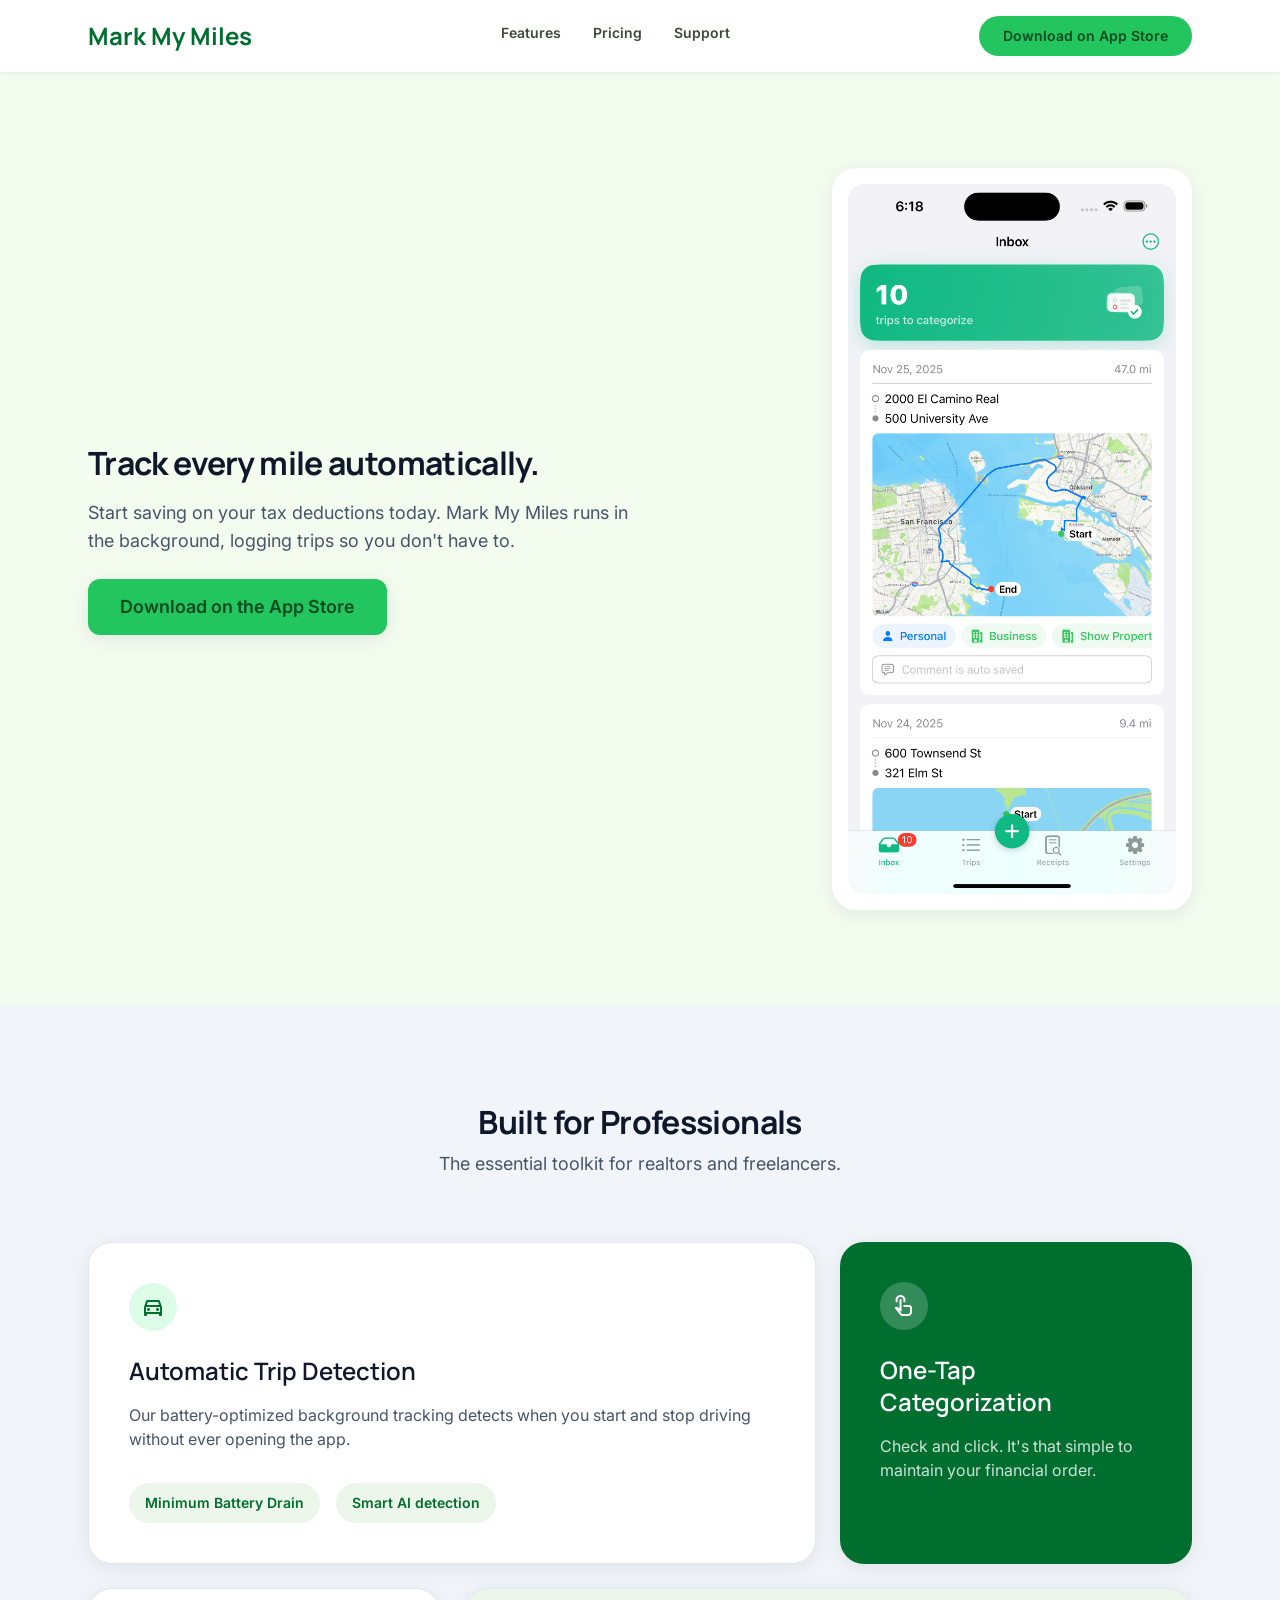
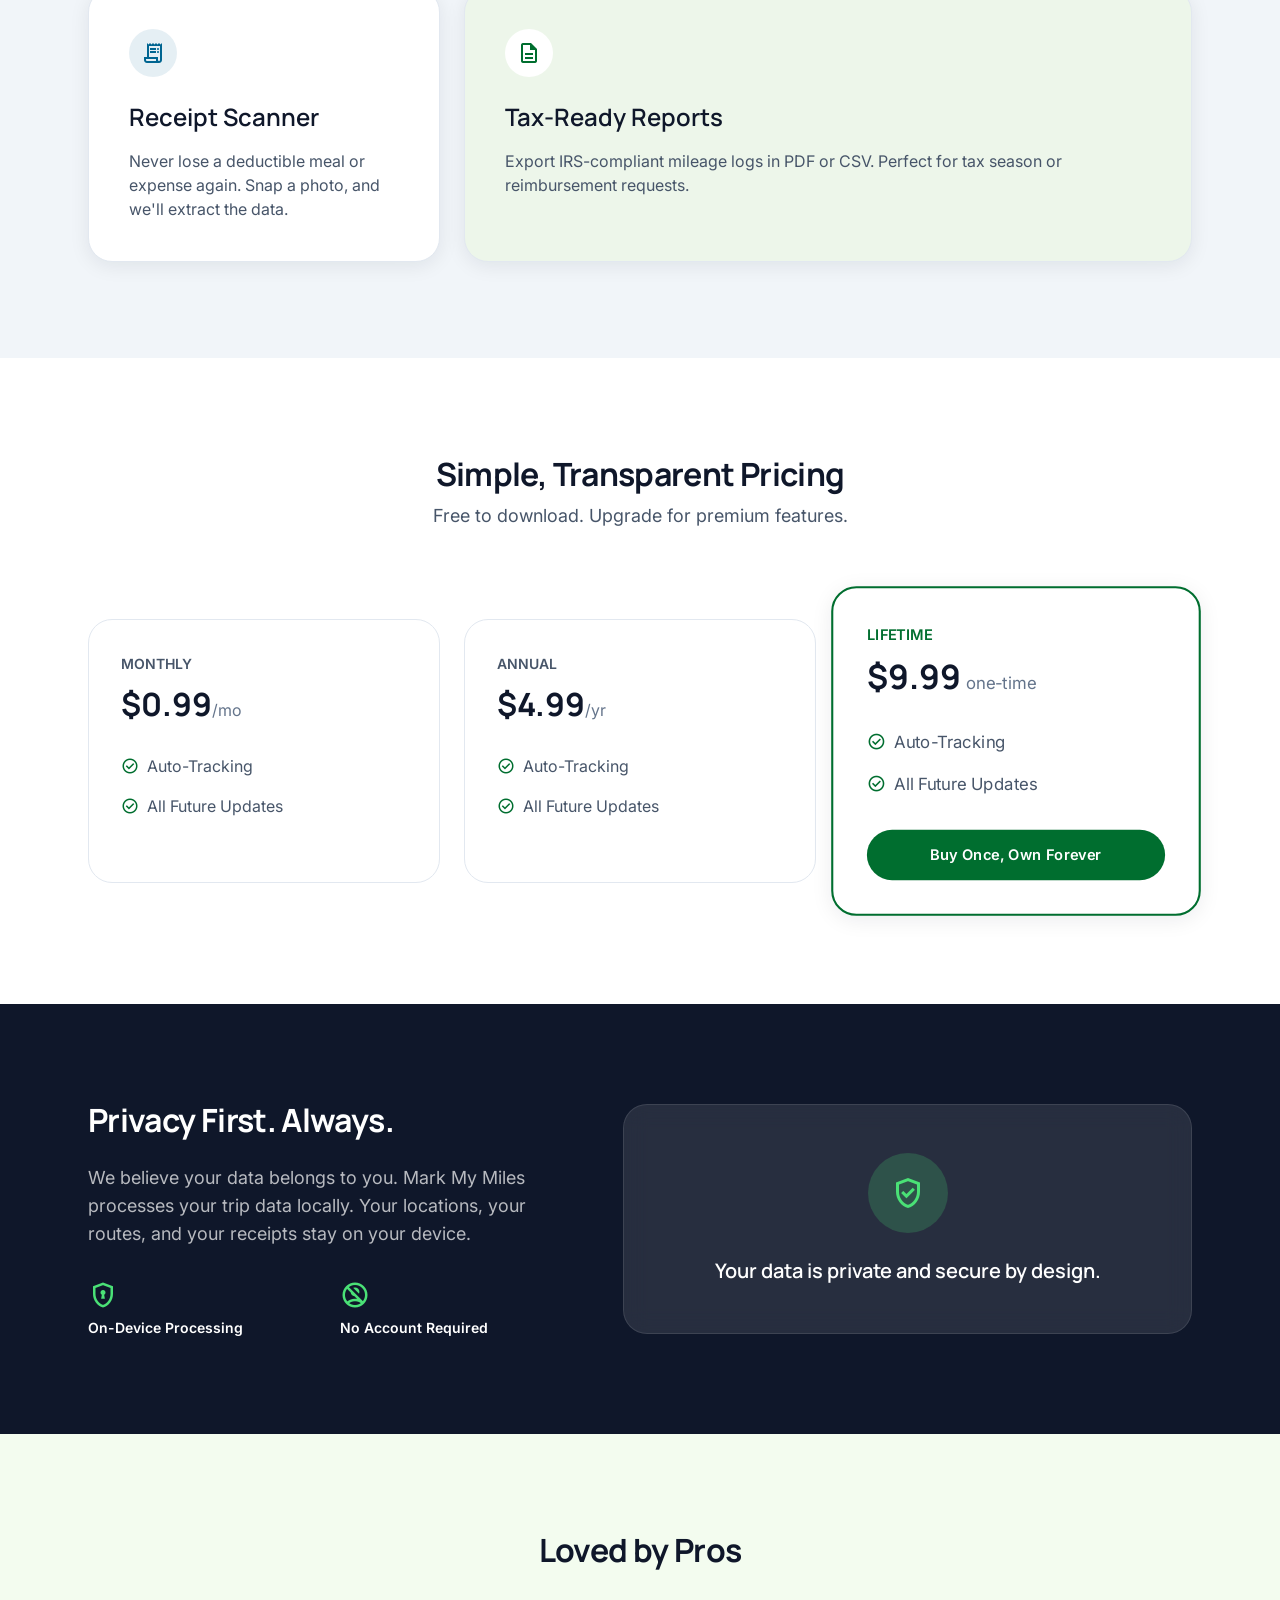
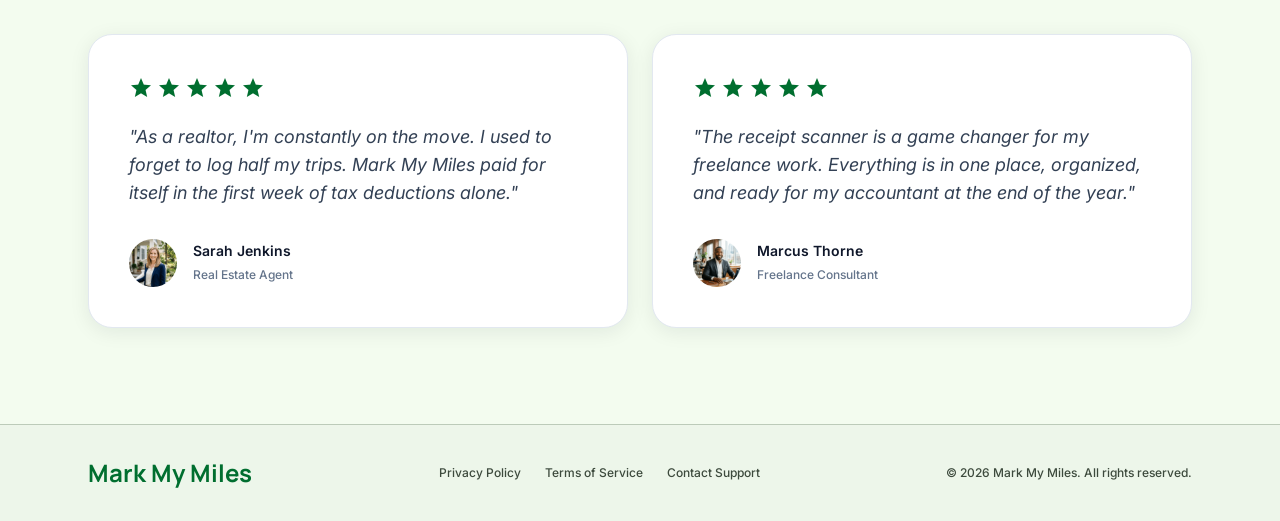
<file: index.html>
<!DOCTYPE html>
<html lang="en">
<head>
  <meta charset="UTF-8">
  <meta name="viewport" content="width=device-width, initial-scale=1.0">
  <title>Mark My Miles | Tax-Ready Mileage Tracking</title>
  <link rel="icon" type="image/png" sizes="32x32" href="favicon-32x32.png">
  <link rel="icon" type="image/png" sizes="16x16" href="favicon-16x16.png">
  <link rel="apple-touch-icon" sizes="180x180" href="apple-touch-icon.png">
  <link href="https://fonts.googleapis.com/css2?family=Manrope:wght@600;700&family=Inter:wght@400;500;600&display=swap" rel="stylesheet">
  <link href="https://fonts.googleapis.com/css2?family=Material+Symbols+Outlined:wght,FILL@100..700,0..1&display=swap" rel="stylesheet">
  <link rel="stylesheet" href="styles.css">
</head>
<body>
  <!-- Top Nav -->
  <header class="top-nav">
    <nav class="container">
      <a href="index.html" class="logo">Mark My Miles</a>
      <div class="nav-links">
        <a href="#features">Features</a>
        <a href="#pricing">Pricing</a>
        <a href="support.html">Support</a>
      </div>
      <a href="https://apps.apple.com/us/app/mark-my-miles/id6762168171" class="btn-primary">Download on App Store</a>
    </nav>
  </header>

  <main style="padding-top: 72px;">
    <!-- Hero -->
    <section class="container hero">
      <div class="hero-text">
        <h1>Track every mile automatically.</h1>
        <p>Start saving on your tax deductions today. Mark My Miles runs in the background, logging trips so you don't have to.</p>
        <a href="https://apps.apple.com/us/app/mark-my-miles/id6762168171" class="btn-hero">Download on the App Store</a>
      </div>
      <div class="hero-image">
        <div class="phone-frame">
          <img src="images/hero-app.png" alt="App interface showing tracked mileage and tax deductions dashboard">
        </div>
      </div>
    </section>

    <!-- Features Bento Grid -->
    <section class="features-section" id="features">
      <div class="container">
        <div class="section-header">
          <h2 class="headline-lg">Built for Professionals</h2>
          <p class="body-lg">The essential toolkit for realtors and freelancers.</p>
        </div>
        <div class="bento-grid">
          <!-- Automatic Trip Detection -->
          <div class="bento-card span-8">
            <div class="bento-icon green-bg">
              <span class="material-symbols-outlined">directions_car</span>
            </div>
            <h3 class="headline-md">Automatic Trip Detection</h3>
            <p class="body-md">Our battery-optimized background tracking detects when you start and stop driving without ever opening the app.</p>
            <div class="bento-tags">
              <span class="bento-tag">Minimum Battery Drain</span>
              <span class="bento-tag">Smart AI detection</span>
            </div>
          </div>

          <!-- One-Tap Categorization -->
          <div class="bento-card span-4 green">
            <div class="bento-icon white-bg">
              <span class="material-symbols-outlined">touch_app</span>
            </div>
            <h3 class="headline-md">One-Tap Categorization</h3>
            <p class="body-md">Check and click. It's that simple to maintain your financial order.</p>
          </div>

          <!-- Receipt Scanner -->
          <div class="bento-card span-4">
            <div class="bento-icon blue-bg">
              <span class="material-symbols-outlined">receipt_long</span>
            </div>
            <h3 class="headline-md">Receipt Scanner</h3>
            <p class="body-md">Never lose a deductible meal or expense again. Snap a photo, and we'll extract the data.</p>
          </div>

          <!-- Tax-Ready Reports -->
          <div class="bento-card span-8 light-green">
            <div class="bento-icon plain-white">
              <span class="material-symbols-outlined">description</span>
            </div>
            <h3 class="headline-md">Tax-Ready Reports</h3>
            <p class="body-md">Export IRS-compliant mileage logs in PDF or CSV. Perfect for tax season or reimbursement requests.</p>
          </div>
        </div>
      </div>
    </section>

    <!-- Pricing -->
    <section class="pricing-section" id="pricing">
      <div class="container">
        <div class="section-header">
          <h2 class="headline-lg">Simple, Transparent Pricing</h2>
          <p class="body-lg">Free to download. Upgrade for premium features.</p>
        </div>
        <div class="pricing-grid">
          <!-- Monthly -->
          <div class="pricing-card">
            <div class="plan-label">MONTHLY</div>
            <div class="price">$0.99<span>/mo</span></div>
            <ul>
              <li><span class="material-symbols-outlined">check_circle</span> Auto-Tracking</li>

              <li><span class="material-symbols-outlined">check_circle</span> All Future Updates</li>
            </ul>

          </div>

          <!-- Annual -->
          <div class="pricing-card">
            <div class="plan-label">ANNUAL</div>
            <div class="price">$4.99<span>/yr</span></div>
            <ul>
              <li><span class="material-symbols-outlined">check_circle</span> Auto-Tracking</li>

              <li><span class="material-symbols-outlined">check_circle</span> All Future Updates</li>
            </ul>

          </div>

          <!-- Lifetime (Featured) -->
          <div class="pricing-card featured">

            <div class="plan-label">LIFETIME</div>
            <div class="price">$9.99<span> one-time</span></div>
            <ul>
              <li><span class="material-symbols-outlined">check_circle</span> Auto-Tracking</li>

              <li><span class="material-symbols-outlined">check_circle</span> All Future Updates</li>
            </ul>
            <div class="btn-plan btn-plan-primary">Buy Once, Own Forever</div>
          </div>
        </div>
      </div>
    </section>

    <!-- Privacy -->
    <section class="privacy-section">
      <div class="container">
        <div class="privacy-content">
          <h2 class="headline-lg">Privacy First. Always.</h2>
          <p>We believe your data belongs to you. Mark My Miles processes your trip data locally. Your locations, your routes, and your receipts stay on your device.</p>
          <div class="privacy-features">
            <div>
              <span class="material-symbols-outlined">encrypted</span>
              <h4 class="label-bold">On-Device Processing</h4>
            </div>
            <div>
              <span class="material-symbols-outlined">no_accounts</span>
              <h4 class="label-bold">No Account Required</h4>
            </div>
          </div>
        </div>
        <div class="privacy-badge">
          <div class="badge-icon">
            <span class="material-symbols-outlined">verified_user</span>
          </div>
          <p>Your data is private and secure by design.</p>
        </div>
      </div>
    </section>

    <!-- Testimonials -->
    <section class="testimonials-section">
      <div class="container">
        <div class="section-header">
          <h2 class="headline-lg">Loved by Pros</h2>
        </div>
        <div class="testimonials-grid">
          <div class="testimonial-card">
            <div class="testimonial-stars">
              <span class="material-symbols-outlined material-filled">star</span>
              <span class="material-symbols-outlined material-filled">star</span>
              <span class="material-symbols-outlined material-filled">star</span>
              <span class="material-symbols-outlined material-filled">star</span>
              <span class="material-symbols-outlined material-filled">star</span>
            </div>
            <blockquote>"As a realtor, I'm constantly on the move. I used to forget to log half my trips. Mark My Miles paid for itself in the first week of tax deductions alone."</blockquote>
            <div class="testimonial-author">
              <div class="testimonial-avatar">
                <img src="images/profile-sarah.png" alt="Sarah Jenkins">
              </div>
              <div>
                <h5>Sarah Jenkins</h5>
                <p>Real Estate Agent</p>
              </div>
            </div>
          </div>
          <div class="testimonial-card">
            <div class="testimonial-stars">
              <span class="material-symbols-outlined material-filled">star</span>
              <span class="material-symbols-outlined material-filled">star</span>
              <span class="material-symbols-outlined material-filled">star</span>
              <span class="material-symbols-outlined material-filled">star</span>
              <span class="material-symbols-outlined material-filled">star</span>
            </div>
            <blockquote>"The receipt scanner is a game changer for my freelance work. Everything is in one place, organized, and ready for my accountant at the end of the year."</blockquote>
            <div class="testimonial-author">
              <div class="testimonial-avatar">
                <img src="images/profile-marcus.png" alt="Marcus Thorne">
              </div>
              <div>
                <h5>Marcus Thorne</h5>
                <p>Freelance Consultant</p>
              </div>
            </div>
          </div>
        </div>
      </div>
    </section>
  </main>

  <!-- Footer -->
  <footer class="footer">
    <div class="container">
      <a href="index.html" class="logo">Mark My Miles</a>
      <div class="footer-links">
        <a href="privacy.html">Privacy Policy</a>
        <a href="terms.html">Terms of Service</a>
        <a href="support.html">Contact Support</a>
      </div>
      <div class="copyright">© 2026 Mark My Miles. All rights reserved.</div>
    </div>
  </footer>
  <script>
    function updateActiveNav() {
      var hash = location.hash;
      var links = document.querySelectorAll('.top-nav .nav-links a');
      links.forEach(function(link) {
        link.classList.remove('active');
        if (hash && link.getAttribute('href') === hash) {
          link.classList.add('active');
        }
      });
    }
    window.addEventListener('hashchange', updateActiveNav);
    window.addEventListener('load', updateActiveNav);
  </script>
</body>
</html>
</file>
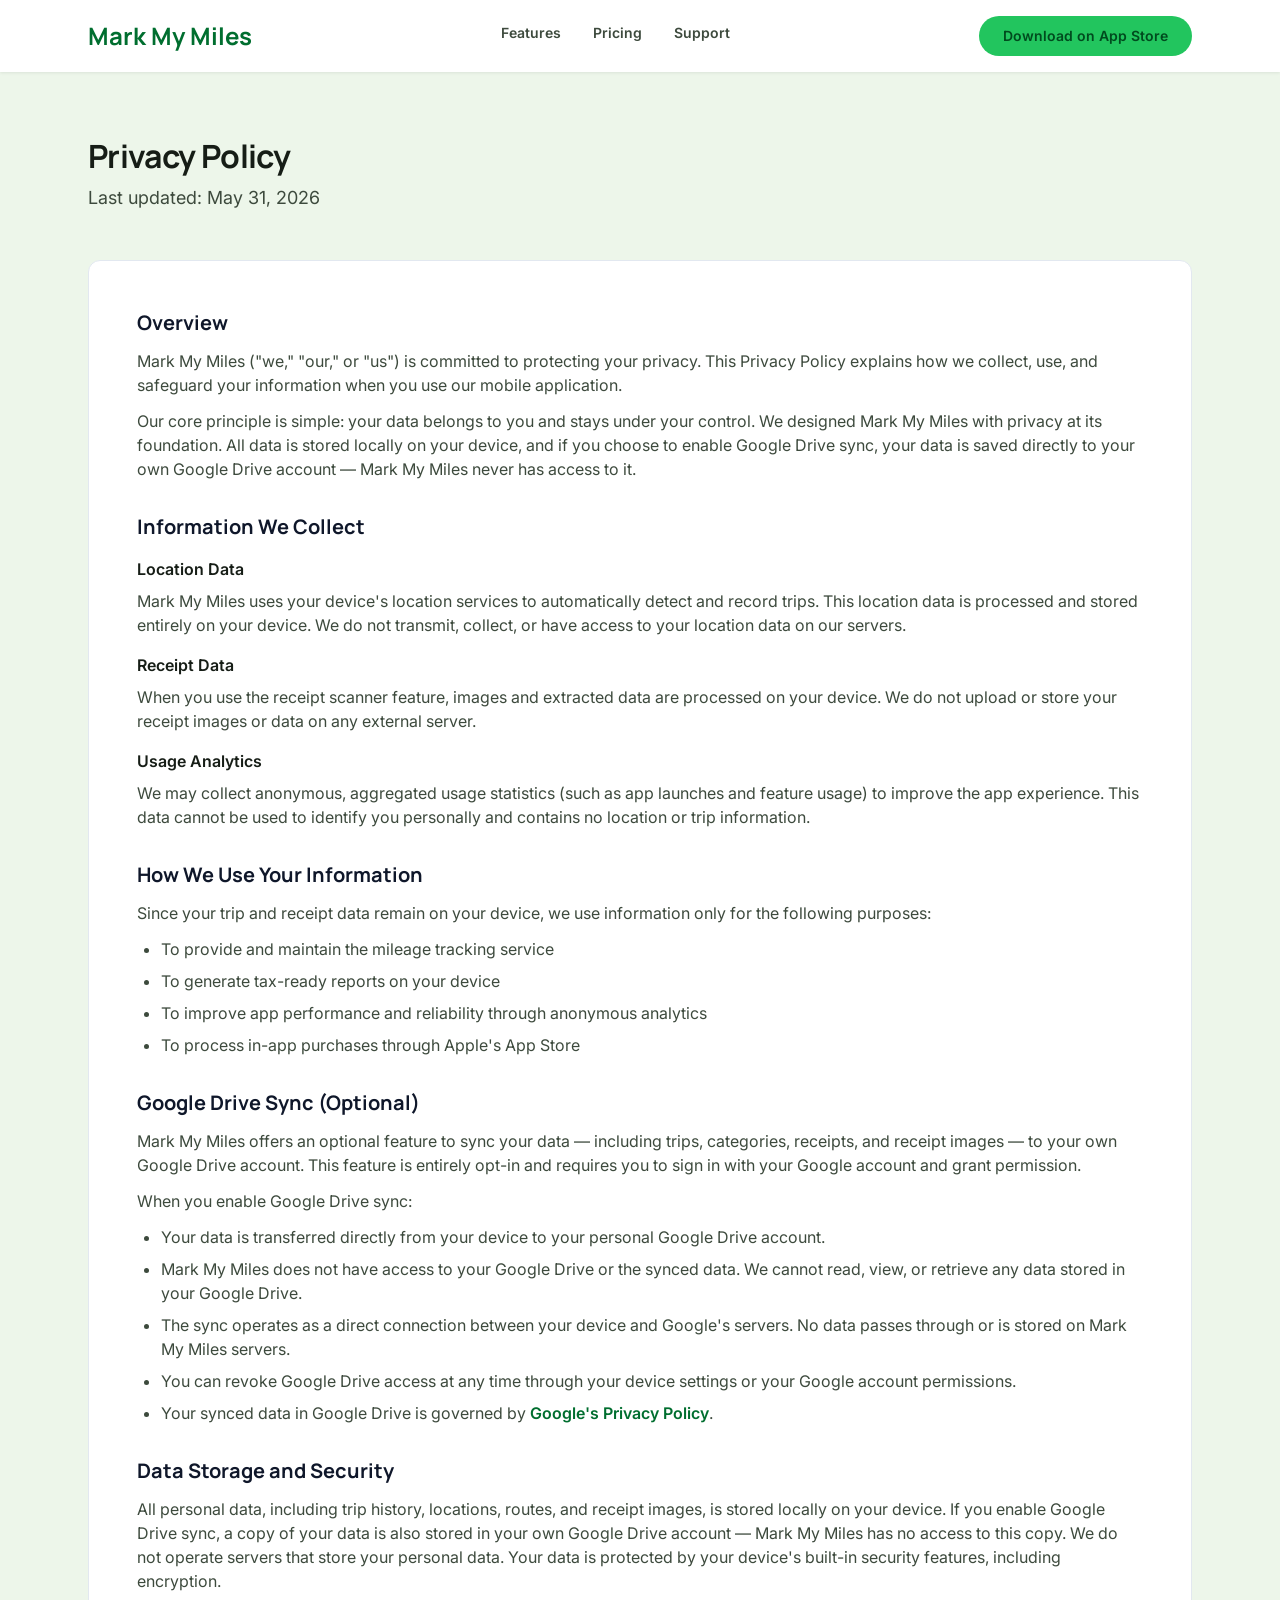
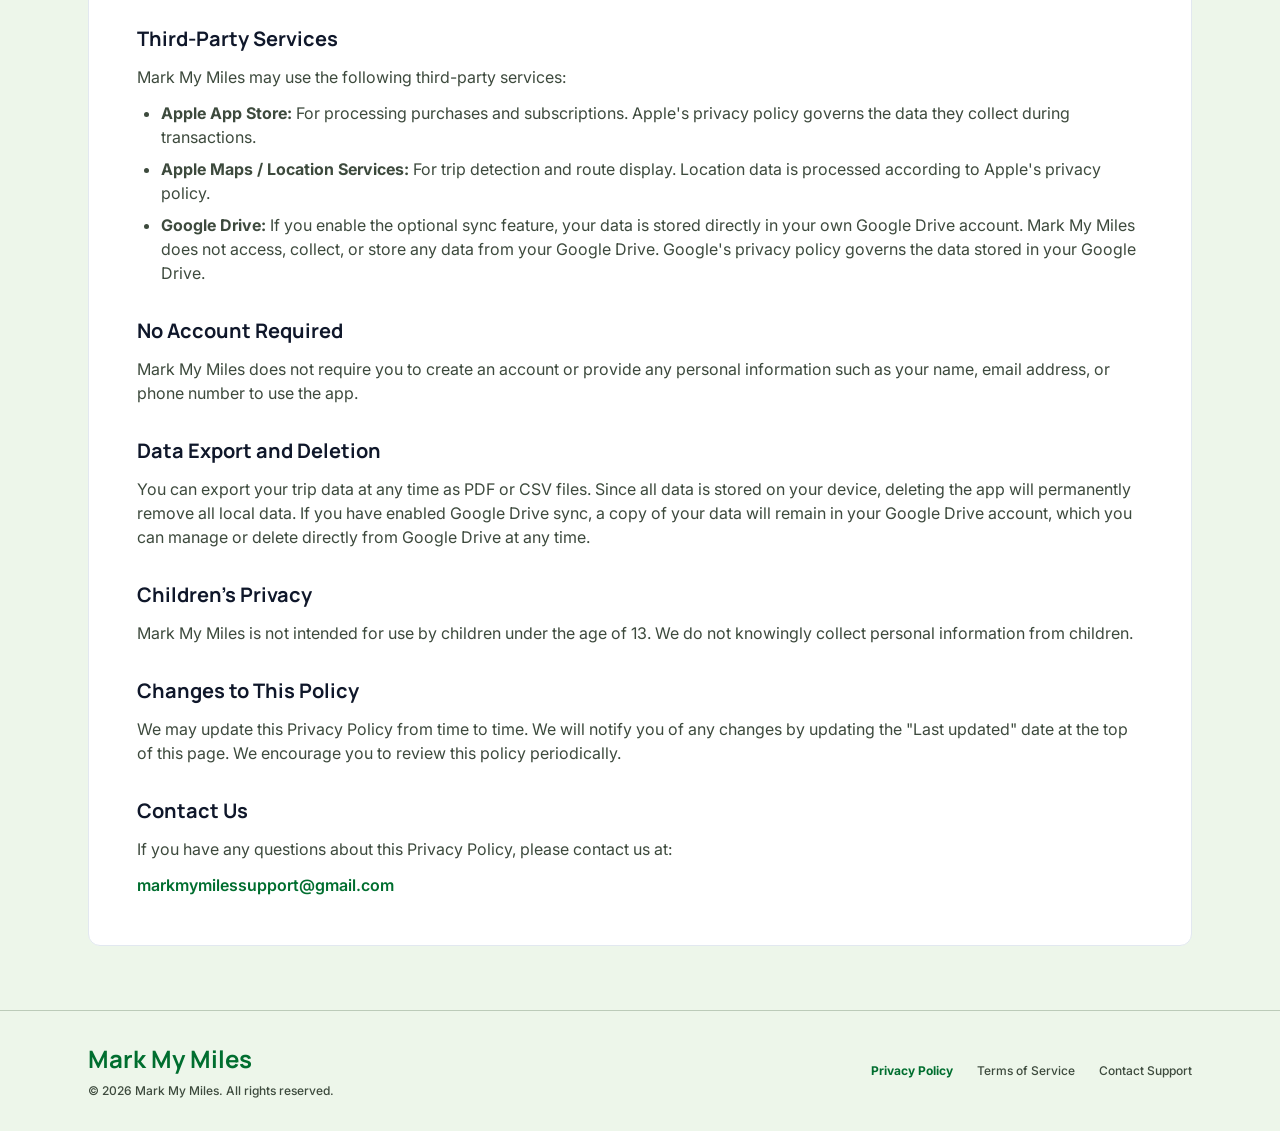
<file: privacy.html>
<!DOCTYPE html>
<html lang="en">
<head>
  <meta charset="UTF-8">
  <meta name="viewport" content="width=device-width, initial-scale=1.0">
  <title>Privacy Policy | Mark My Miles</title>
  <link rel="icon" type="image/png" sizes="32x32" href="favicon-32x32.png">
  <link rel="icon" type="image/png" sizes="16x16" href="favicon-16x16.png">
  <link rel="apple-touch-icon" sizes="180x180" href="apple-touch-icon.png">
  <link href="https://fonts.googleapis.com/css2?family=Manrope:wght@600;700&family=Inter:wght@400;500;600&display=swap" rel="stylesheet">
  <link href="https://fonts.googleapis.com/css2?family=Material+Symbols+Outlined:wght,FILL@100..700,0..1&display=swap" rel="stylesheet">
  <link rel="stylesheet" href="styles.css">
</head>
<body class="legal-page">
  <!-- Top Nav -->
  <header class="top-nav" style="position: sticky;">
    <nav class="container">
      <a href="index.html" class="logo">Mark My Miles</a>
      <div class="nav-links">
        <a href="index.html#features">Features</a>
        <a href="index.html#pricing">Pricing</a>
        <a href="support.html">Support</a>
      </div>
      <a href="https://apps.apple.com/us/app/mark-my-miles/id6762168171" class="btn-primary">Download on App Store</a>
    </nav>
  </header>

  <main class="container" style="padding-top: 32px; padding-bottom: 32px;">
    <section class="legal-hero">
      <h1 class="headline-lg">Privacy Policy</h1>
      <p class="body-lg">Last updated: May 31, 2026</p>
    </section>

    <div class="legal-content">
      <section class="legal-section">
        <h2>Overview</h2>
        <p>Mark My Miles ("we," "our," or "us") is committed to protecting your privacy. This Privacy Policy explains how we collect, use, and safeguard your information when you use our mobile application.</p>
        <p>Our core principle is simple: your data belongs to you and stays under your control. We designed Mark My Miles with privacy at its foundation. All data is stored locally on your device, and if you choose to enable Google Drive sync, your data is saved directly to your own Google Drive account — Mark My Miles never has access to it.</p>
      </section>

      <section class="legal-section">
        <h2>Information We Collect</h2>
        <h3>Location Data</h3>
        <p>Mark My Miles uses your device's location services to automatically detect and record trips. This location data is processed and stored entirely on your device. We do not transmit, collect, or have access to your location data on our servers.</p>
        <h3>Receipt Data</h3>
        <p>When you use the receipt scanner feature, images and extracted data are processed on your device. We do not upload or store your receipt images or data on any external server.</p>
        <h3>Usage Analytics</h3>
        <p>We may collect anonymous, aggregated usage statistics (such as app launches and feature usage) to improve the app experience. This data cannot be used to identify you personally and contains no location or trip information.</p>
      </section>

      <section class="legal-section">
        <h2>How We Use Your Information</h2>
        <p>Since your trip and receipt data remain on your device, we use information only for the following purposes:</p>
        <ul>
          <li>To provide and maintain the mileage tracking service</li>
          <li>To generate tax-ready reports on your device</li>
          <li>To improve app performance and reliability through anonymous analytics</li>
          <li>To process in-app purchases through Apple's App Store</li>
        </ul>
      </section>

      <section class="legal-section">
        <h2>Google Drive Sync (Optional)</h2>
        <p>Mark My Miles offers an optional feature to sync your data — including trips, categories, receipts, and receipt images — to your own Google Drive account. This feature is entirely opt-in and requires you to sign in with your Google account and grant permission.</p>
        <p>When you enable Google Drive sync:</p>
        <ul>
          <li>Your data is transferred directly from your device to your personal Google Drive account.</li>
          <li>Mark My Miles does not have access to your Google Drive or the synced data. We cannot read, view, or retrieve any data stored in your Google Drive.</li>
          <li>The sync operates as a direct connection between your device and Google's servers. No data passes through or is stored on Mark My Miles servers.</li>
          <li>You can revoke Google Drive access at any time through your device settings or your Google account permissions.</li>
          <li>Your synced data in Google Drive is governed by <a href="https://policies.google.com/privacy" class="legal-link">Google's Privacy Policy</a>.</li>
        </ul>
      </section>

      <section class="legal-section">
        <h2>Data Storage and Security</h2>
        <p>All personal data, including trip history, locations, routes, and receipt images, is stored locally on your device. If you enable Google Drive sync, a copy of your data is also stored in your own Google Drive account — Mark My Miles has no access to this copy. We do not operate servers that store your personal data. Your data is protected by your device's built-in security features, including encryption.</p>
      </section>

      <section class="legal-section">
        <h2>Third-Party Services</h2>
        <p>Mark My Miles may use the following third-party services:</p>
        <ul>
          <li><strong>Apple App Store:</strong> For processing purchases and subscriptions. Apple's privacy policy governs the data they collect during transactions.</li>
          <li><strong>Apple Maps / Location Services:</strong> For trip detection and route display. Location data is processed according to Apple's privacy policy.</li>
          <li><strong>Google Drive:</strong> If you enable the optional sync feature, your data is stored directly in your own Google Drive account. Mark My Miles does not access, collect, or store any data from your Google Drive. Google's privacy policy governs the data stored in your Google Drive.</li>
        </ul>
      </section>

      <section class="legal-section">
        <h2>No Account Required</h2>
        <p>Mark My Miles does not require you to create an account or provide any personal information such as your name, email address, or phone number to use the app.</p>
      </section>

      <section class="legal-section">
        <h2>Data Export and Deletion</h2>
        <p>You can export your trip data at any time as PDF or CSV files. Since all data is stored on your device, deleting the app will permanently remove all local data. If you have enabled Google Drive sync, a copy of your data will remain in your Google Drive account, which you can manage or delete directly from Google Drive at any time.</p>
      </section>

      <section class="legal-section">
        <h2>Children's Privacy</h2>
        <p>Mark My Miles is not intended for use by children under the age of 13. We do not knowingly collect personal information from children.</p>
      </section>

      <section class="legal-section">
        <h2>Changes to This Policy</h2>
        <p>We may update this Privacy Policy from time to time. We will notify you of any changes by updating the "Last updated" date at the top of this page. We encourage you to review this policy periodically.</p>
      </section>

      <section class="legal-section">
        <h2>Contact Us</h2>
        <p>If you have any questions about this Privacy Policy, please contact us at:</p>
        <p><a href="mailto:markmymilessupport@gmail.com" class="legal-link">markmymilessupport@gmail.com</a></p>
      </section>
    </div>
  </main>

  <!-- Footer -->
  <footer class="footer">
    <div class="container">
      <div>
        <div class="logo" style="margin-bottom: 8px;">Mark My Miles</div>
        <div class="copyright">&copy; 2026 Mark My Miles. All rights reserved.</div>
      </div>
      <div class="footer-links">
        <a href="privacy.html" style="color: var(--primary); font-weight: 700;">Privacy Policy</a>
        <a href="terms.html">Terms of Service</a>
        <a href="support.html">Contact Support</a>
      </div>
    </div>
  </footer>
</body>
</html>
</file>
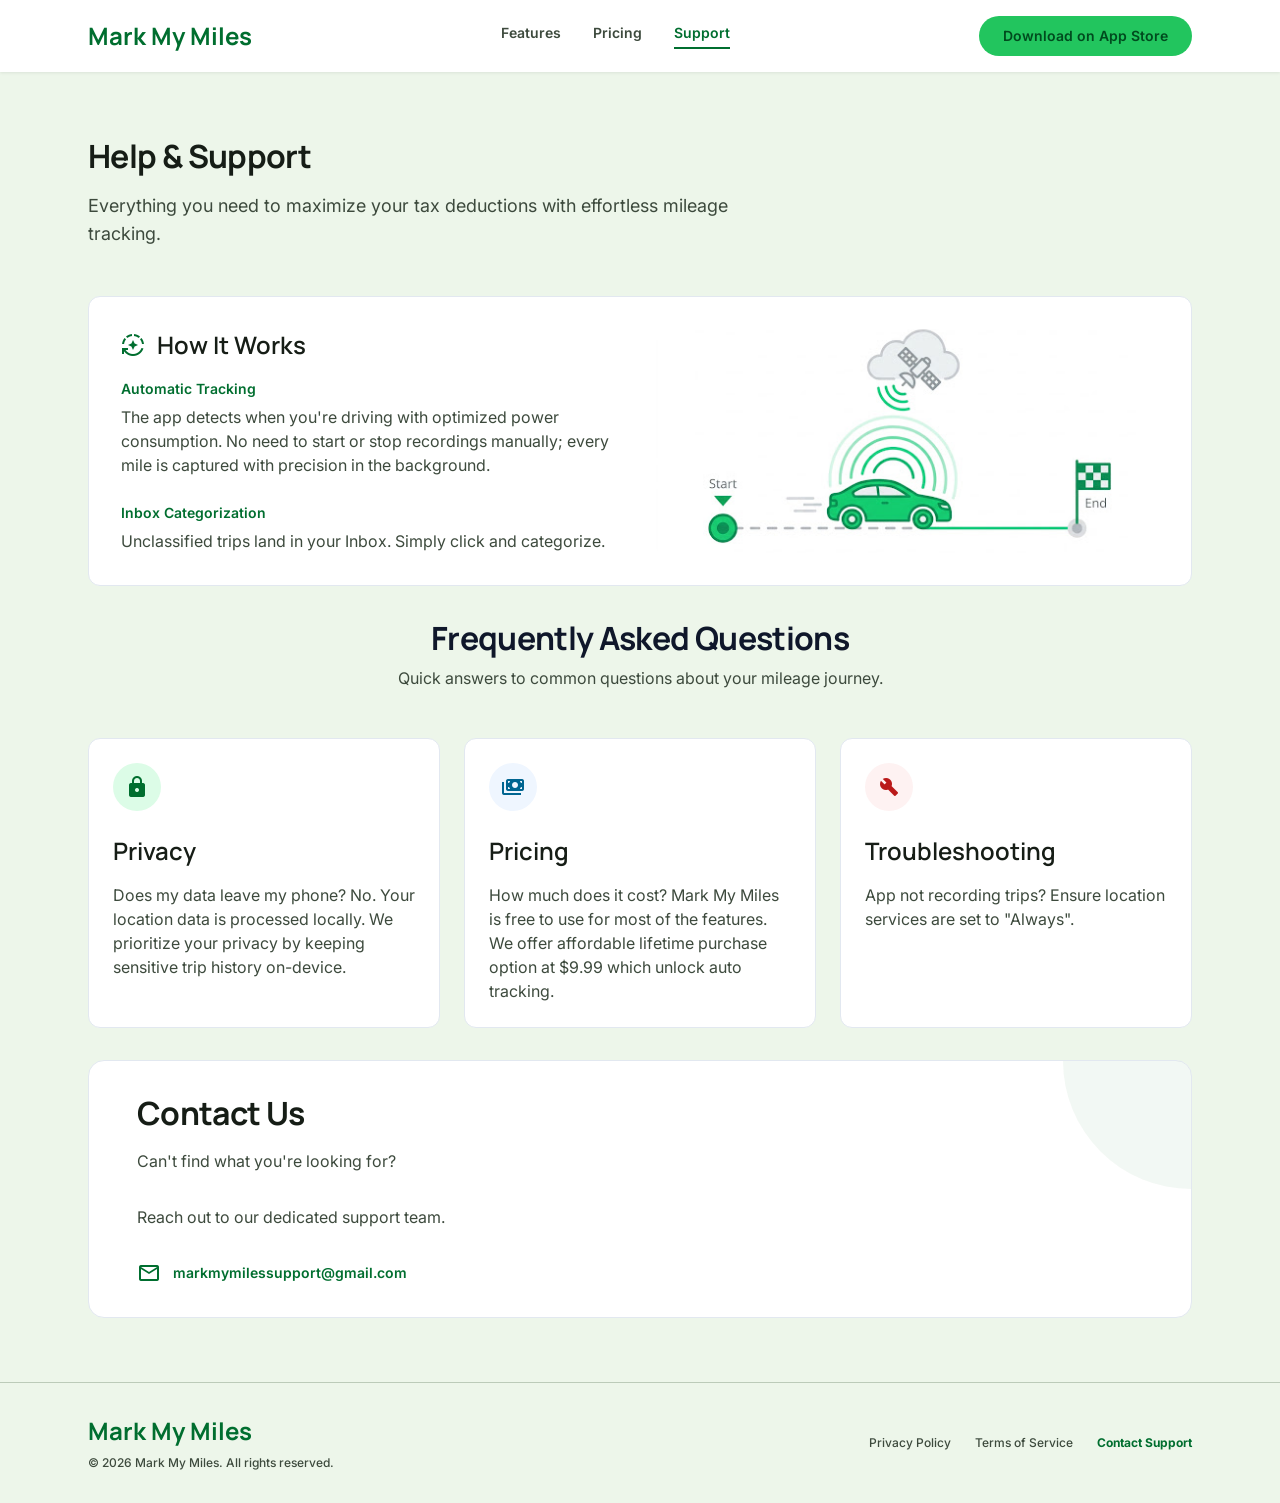
<file: support.html>
<!DOCTYPE html>
<html lang="en">
<head>
  <meta charset="UTF-8">
  <meta name="viewport" content="width=device-width, initial-scale=1.0">
  <title>Help &amp; Support | Mark My Miles</title>
  <link rel="icon" type="image/png" sizes="32x32" href="favicon-32x32.png">
  <link rel="icon" type="image/png" sizes="16x16" href="favicon-16x16.png">
  <link rel="apple-touch-icon" sizes="180x180" href="apple-touch-icon.png">
  <link href="https://fonts.googleapis.com/css2?family=Manrope:wght@600;700&family=Inter:wght@400;500;600&display=swap" rel="stylesheet">
  <link href="https://fonts.googleapis.com/css2?family=Material+Symbols+Outlined:wght,FILL@100..700,0..1&display=swap" rel="stylesheet">
  <link rel="stylesheet" href="styles.css">
</head>
<body class="support-page">
  <!-- Top Nav -->
  <header class="top-nav" style="position: sticky;">
    <nav class="container">
      <a href="index.html" class="logo">Mark My Miles</a>
      <div class="nav-links">
        <a href="index.html#features">Features</a>
        <a href="index.html#pricing">Pricing</a>
        <a href="support.html" class="active">Support</a>
      </div>
      <a href="https://apps.apple.com/us/app/mark-my-miles/id6762168171" class="btn-primary">Download on App Store</a>
    </nav>
  </header>

  <main class="container" style="padding-top: 32px; padding-bottom: 32px;">
    <!-- Hero -->
    <section class="support-hero">
      <h1 class="headline-lg">Help &amp; Support</h1>
      <p class="body-lg">Everything you need to maximize your tax deductions with effortless mileage tracking.</p>
    </section>

    <!-- How It Works -->
    <div class="how-it-works">
      <div class="how-it-works-content">
        <div class="section-label">
          <span class="material-symbols-outlined">auto_mode</span>
          <h2 class="headline-md">How It Works</h2>
        </div>
        <div class="info-block">
          <h3>Automatic Tracking</h3>
          <p>The app detects when you're driving with optimized power consumption. No need to start or stop recordings manually; every mile is captured with precision in the background.</p>
        </div>
        <div class="info-block">
          <h3>Inbox Categorization</h3>
          <p>Unclassified trips land in your Inbox. Simply click and categorize.</p>
        </div>
      </div>
      <div class="how-it-works-image">
        <img src="images/how-it-works.png" alt="Diagram illustrating automatic mileage tracking with a car moving along a path">
      </div>
    </div>

    <!-- FAQ -->
    <section class="faq-section">
      <div class="section-header">
        <h2 class="headline-lg">Frequently Asked Questions</h2>
        <p class="body-md" style="color: var(--on-surface-variant);">Quick answers to common questions about your mileage journey.</p>
      </div>
      <div class="faq-grid">
        <div class="faq-card">
          <div class="faq-icon green">
            <span class="material-symbols-outlined material-filled">lock</span>
          </div>
          <h3 class="headline-md">Privacy</h3>
          <p>Does my data leave my phone? No. Your location data is processed locally. We prioritize your privacy by keeping sensitive trip history on-device.</p>
        </div>
        <div class="faq-card">
          <div class="faq-icon blue">
            <span class="material-symbols-outlined material-filled">payments</span>
          </div>
          <h3 class="headline-md">Pricing</h3>
          <p>How much does it cost? Mark My Miles is free to use for most of the features. We offer affordable lifetime purchase option at $9.99 which unlock auto tracking.</p>
        </div>
        <div class="faq-card">
          <div class="faq-icon red">
            <span class="material-symbols-outlined material-filled">build</span>
          </div>
          <h3 class="headline-md">Troubleshooting</h3>
          <p>App not recording trips? Ensure location services are set to "Always".</p>
        </div>
      </div>
    </section>

    <!-- Contact Us -->
    <section class="contact-section">
      <div class="decorative-circle"></div>
      <div class="contact-inner">
        <h2 class="headline-lg">Contact Us</h2>
        <p class="contact-desc">Can't find what you're looking for?</p>
        <p class="contact-desc">Reach out to our dedicated support team.</p>
        <div class="contact-email">
          <span class="material-symbols-outlined">mail</span>
          <span>markmymilessupport@gmail.com</span>
        </div>
      </div>
    </section>
  </main>

  <!-- Footer -->
  <footer class="footer">
    <div class="container">
      <div>
        <div class="logo" style="margin-bottom: 8px;">Mark My Miles</div>
        <div class="copyright">© 2026 Mark My Miles. All rights reserved.</div>
      </div>
      <div class="footer-links">
        <a href="privacy.html">Privacy Policy</a>
        <a href="terms.html">Terms of Service</a>
        <a href="support.html" style="color: var(--primary); font-weight: 700;">Contact Support</a>
      </div>
    </div>
  </footer>
</body>
</html>
</file>
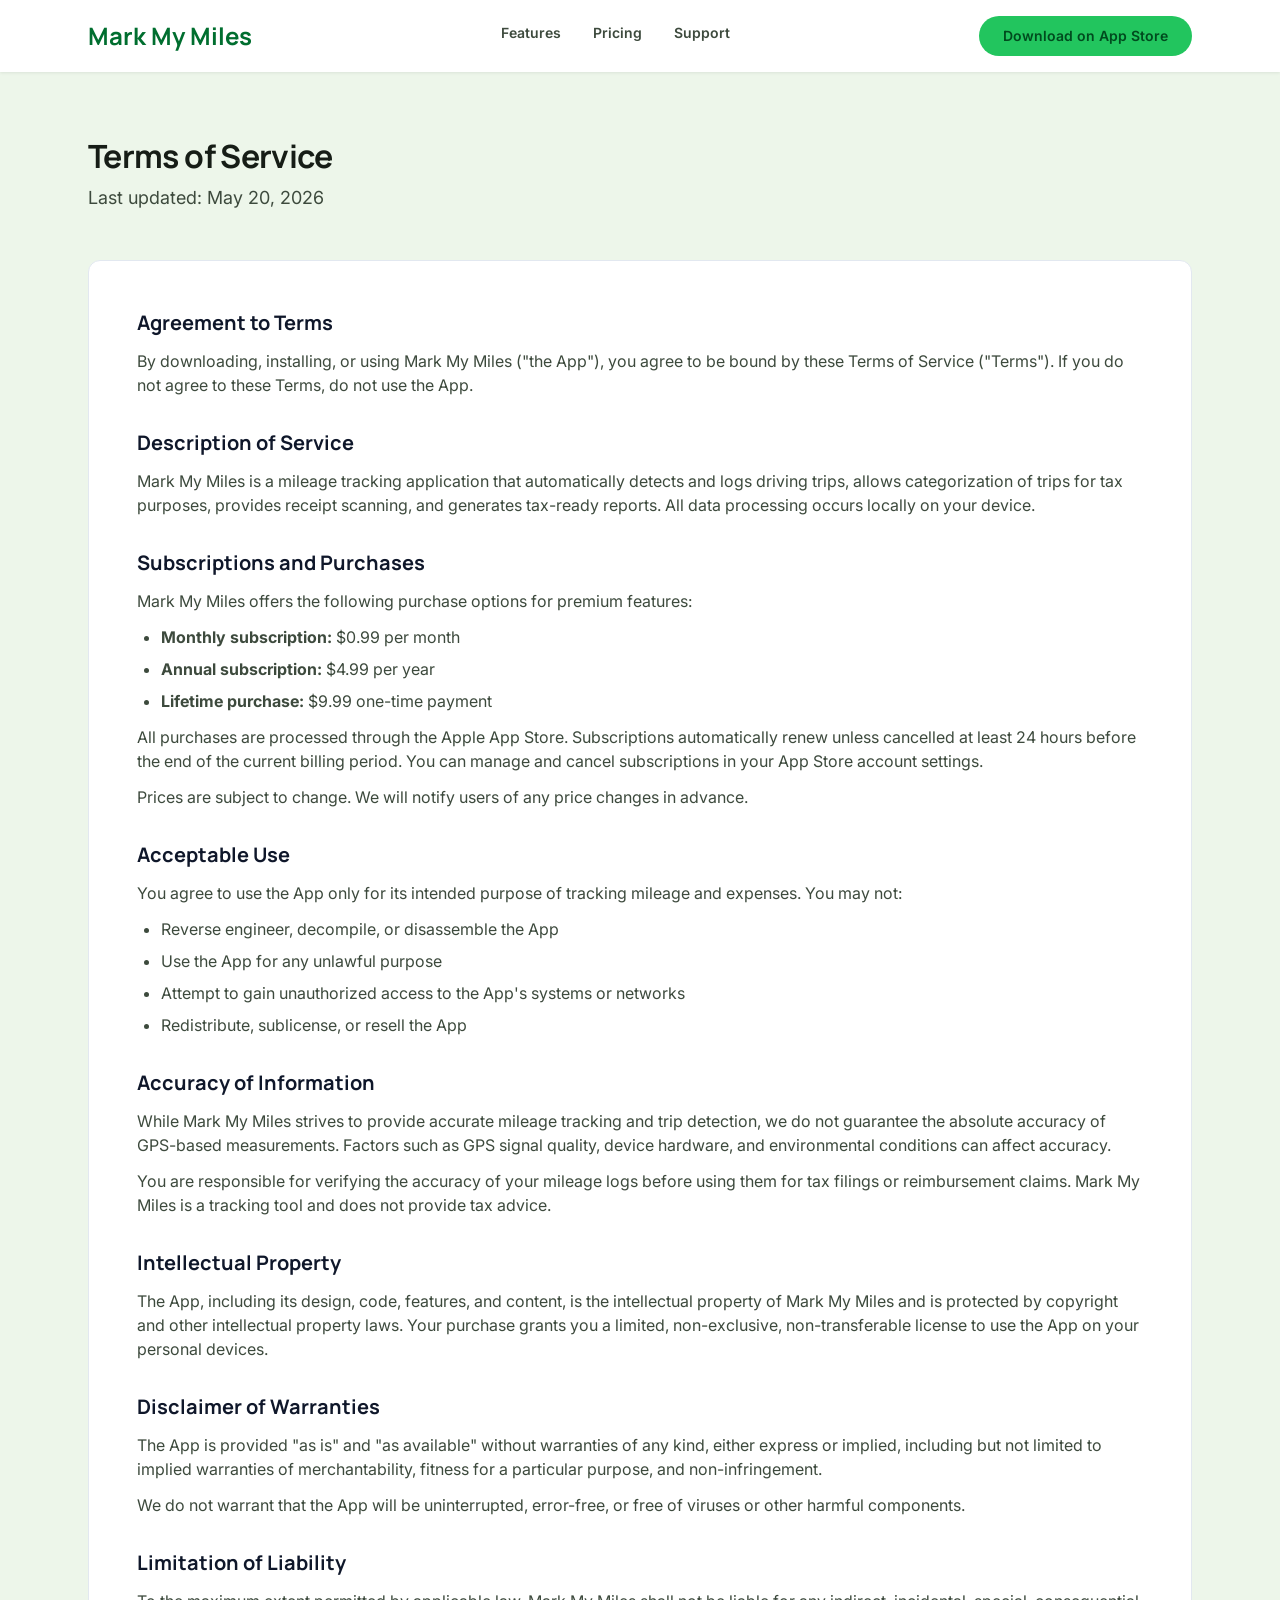
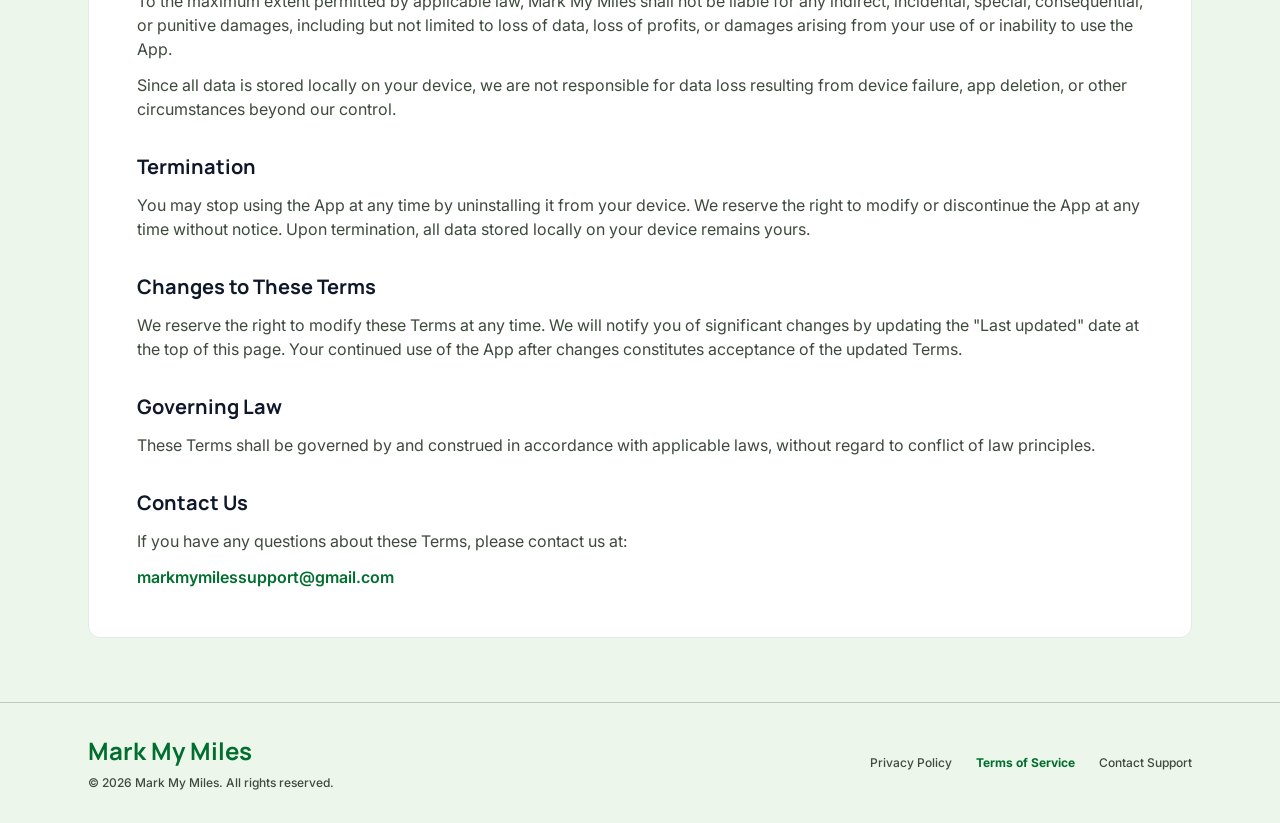
<file: terms.html>
<!DOCTYPE html>
<html lang="en">
<head>
  <meta charset="UTF-8">
  <meta name="viewport" content="width=device-width, initial-scale=1.0">
  <title>Terms of Service | Mark My Miles</title>
  <link rel="icon" type="image/png" sizes="32x32" href="favicon-32x32.png">
  <link rel="icon" type="image/png" sizes="16x16" href="favicon-16x16.png">
  <link rel="apple-touch-icon" sizes="180x180" href="apple-touch-icon.png">
  <link href="https://fonts.googleapis.com/css2?family=Manrope:wght@600;700&family=Inter:wght@400;500;600&display=swap" rel="stylesheet">
  <link href="https://fonts.googleapis.com/css2?family=Material+Symbols+Outlined:wght,FILL@100..700,0..1&display=swap" rel="stylesheet">
  <link rel="stylesheet" href="styles.css">
</head>
<body class="legal-page">
  <!-- Top Nav -->
  <header class="top-nav" style="position: sticky;">
    <nav class="container">
      <a href="index.html" class="logo">Mark My Miles</a>
      <div class="nav-links">
        <a href="index.html#features">Features</a>
        <a href="index.html#pricing">Pricing</a>
        <a href="support.html">Support</a>
      </div>
      <a href="https://apps.apple.com/us/app/mark-my-miles/id6762168171" class="btn-primary">Download on App Store</a>
    </nav>
  </header>

  <main class="container" style="padding-top: 32px; padding-bottom: 32px;">
    <section class="legal-hero">
      <h1 class="headline-lg">Terms of Service</h1>
      <p class="body-lg">Last updated: May 20, 2026</p>
    </section>

    <div class="legal-content">
      <section class="legal-section">
        <h2>Agreement to Terms</h2>
        <p>By downloading, installing, or using Mark My Miles ("the App"), you agree to be bound by these Terms of Service ("Terms"). If you do not agree to these Terms, do not use the App.</p>
      </section>

      <section class="legal-section">
        <h2>Description of Service</h2>
        <p>Mark My Miles is a mileage tracking application that automatically detects and logs driving trips, allows categorization of trips for tax purposes, provides receipt scanning, and generates tax-ready reports. All data processing occurs locally on your device.</p>
      </section>

      <section class="legal-section">
        <h2>Subscriptions and Purchases</h2>
        <p>Mark My Miles offers the following purchase options for premium features:</p>
        <ul>
          <li><strong>Monthly subscription:</strong> $0.99 per month</li>
          <li><strong>Annual subscription:</strong> $4.99 per year</li>
          <li><strong>Lifetime purchase:</strong> $9.99 one-time payment</li>
        </ul>
        <p>All purchases are processed through the Apple App Store. Subscriptions automatically renew unless cancelled at least 24 hours before the end of the current billing period. You can manage and cancel subscriptions in your App Store account settings.</p>
        <p>Prices are subject to change. We will notify users of any price changes in advance.</p>
      </section>

      <section class="legal-section">
        <h2>Acceptable Use</h2>
        <p>You agree to use the App only for its intended purpose of tracking mileage and expenses. You may not:</p>
        <ul>
          <li>Reverse engineer, decompile, or disassemble the App</li>
          <li>Use the App for any unlawful purpose</li>
          <li>Attempt to gain unauthorized access to the App's systems or networks</li>
          <li>Redistribute, sublicense, or resell the App</li>
        </ul>
      </section>

      <section class="legal-section">
        <h2>Accuracy of Information</h2>
        <p>While Mark My Miles strives to provide accurate mileage tracking and trip detection, we do not guarantee the absolute accuracy of GPS-based measurements. Factors such as GPS signal quality, device hardware, and environmental conditions can affect accuracy.</p>
        <p>You are responsible for verifying the accuracy of your mileage logs before using them for tax filings or reimbursement claims. Mark My Miles is a tracking tool and does not provide tax advice.</p>
      </section>

      <section class="legal-section">
        <h2>Intellectual Property</h2>
        <p>The App, including its design, code, features, and content, is the intellectual property of Mark My Miles and is protected by copyright and other intellectual property laws. Your purchase grants you a limited, non-exclusive, non-transferable license to use the App on your personal devices.</p>
      </section>

      <section class="legal-section">
        <h2>Disclaimer of Warranties</h2>
        <p>The App is provided "as is" and "as available" without warranties of any kind, either express or implied, including but not limited to implied warranties of merchantability, fitness for a particular purpose, and non-infringement.</p>
        <p>We do not warrant that the App will be uninterrupted, error-free, or free of viruses or other harmful components.</p>
      </section>

      <section class="legal-section">
        <h2>Limitation of Liability</h2>
        <p>To the maximum extent permitted by applicable law, Mark My Miles shall not be liable for any indirect, incidental, special, consequential, or punitive damages, including but not limited to loss of data, loss of profits, or damages arising from your use of or inability to use the App.</p>
        <p>Since all data is stored locally on your device, we are not responsible for data loss resulting from device failure, app deletion, or other circumstances beyond our control.</p>
      </section>

      <section class="legal-section">
        <h2>Termination</h2>
        <p>You may stop using the App at any time by uninstalling it from your device. We reserve the right to modify or discontinue the App at any time without notice. Upon termination, all data stored locally on your device remains yours.</p>
      </section>

      <section class="legal-section">
        <h2>Changes to These Terms</h2>
        <p>We reserve the right to modify these Terms at any time. We will notify you of significant changes by updating the "Last updated" date at the top of this page. Your continued use of the App after changes constitutes acceptance of the updated Terms.</p>
      </section>

      <section class="legal-section">
        <h2>Governing Law</h2>
        <p>These Terms shall be governed by and construed in accordance with applicable laws, without regard to conflict of law principles.</p>
      </section>

      <section class="legal-section">
        <h2>Contact Us</h2>
        <p>If you have any questions about these Terms, please contact us at:</p>
        <p><a href="mailto:markmymilessupport@gmail.com" class="legal-link">markmymilessupport@gmail.com</a></p>
      </section>
    </div>
  </main>

  <!-- Footer -->
  <footer class="footer">
    <div class="container">
      <div>
        <div class="logo" style="margin-bottom: 8px;">Mark My Miles</div>
        <div class="copyright">&copy; 2026 Mark My Miles. All rights reserved.</div>
      </div>
      <div class="footer-links">
        <a href="privacy.html">Privacy Policy</a>
        <a href="terms.html" style="color: var(--primary); font-weight: 700;">Terms of Service</a>
        <a href="support.html">Contact Support</a>
      </div>
    </div>
  </footer>
</body>
</html>
</file>
<file: styles.css>
*,
*::before,
*::after {
  box-sizing: border-box;
  margin: 0;
  padding: 0;
}

:root {
  --primary: #006e2f;
  --primary-container: #22c55e;
  --on-primary-container: #004b1e;
  --on-primary: #ffffff;
  --inverse-primary: #4ae176;
  --surface: #f3fcef;
  --surface-container-lowest: #ffffff;
  --surface-container-low: #edf6ea;
  --surface-container: #e8f0e4;
  --on-surface: #161d16;
  --on-surface-variant: #3d4a3d;
  --outline-variant: #bccbb9;
  --secondary: #006591;
  --error: #ba1a1a;
  --success-light: #DCFCE7;
  --slate-100: #F1F5F9;
  --slate-200: #E2E8F0;
  --slate-500: #64748B;
  --slate-600: #475569;
  --slate-700: #334155;
  --slate-900: #0F172A;
}

html {
  scroll-behavior: smooth;
}

body {
  font-family: 'Inter', sans-serif;
  font-size: 16px;
  line-height: 24px;
  font-weight: 400;
  color: var(--on-surface);
  background-color: var(--surface);
  -webkit-font-smoothing: antialiased;
}

a {
  text-decoration: none;
  color: inherit;
}

img {
  max-width: 100%;
  height: auto;
  display: block;
}

ul {
  list-style: none;
}

.material-symbols-outlined {
  font-variation-settings: 'FILL' 0, 'wght' 400, 'GRAD' 0, 'opsz' 24;
}

.material-filled {
  font-variation-settings: 'FILL' 1, 'wght' 400, 'GRAD' 0, 'opsz' 24;
}

/* ===== Layout ===== */

.container {
  max-width: 1200px;
  margin: 0 auto;
  padding-left: 48px;
  padding-right: 48px;
}

/* ===== Typography ===== */

.headline-lg {
  font-family: 'Manrope', sans-serif;
  font-size: 32px;
  line-height: 40px;
  letter-spacing: -0.02em;
  font-weight: 700;
}

.headline-md {
  font-family: 'Manrope', sans-serif;
  font-size: 24px;
  line-height: 32px;
  font-weight: 600;
}

.body-lg {
  font-size: 18px;
  line-height: 28px;
  font-weight: 400;
}

.body-md {
  font-size: 16px;
  line-height: 24px;
  font-weight: 400;
}

.label-bold {
  font-size: 14px;
  line-height: 20px;
  font-weight: 600;
}

.label-sm {
  font-size: 12px;
  line-height: 16px;
  font-weight: 500;
}

/* ===== Shared Components ===== */

.tonal-elevation {
  box-shadow: 0 4px 20px rgba(15, 23, 42, 0.08);
}

.card-shadow {
  border: 1px solid var(--slate-200);
}

/* ===== Top Nav ===== */

.top-nav {
  background: var(--surface-container-lowest);
  box-shadow: 0 1px 3px rgba(0, 0, 0, 0.08);
  position: fixed;
  top: 0;
  width: 100%;
  z-index: 50;
}

.top-nav .container {
  display: flex;
  justify-content: space-between;
  align-items: center;
  padding-top: 16px;
  padding-bottom: 16px;
}

.top-nav .logo {
  font-family: 'Manrope', sans-serif;
  font-size: 24px;
  line-height: 32px;
  font-weight: 700;
  color: var(--primary);
}

.top-nav .nav-links {
  display: flex;
  align-items: center;
  gap: 32px;
}

.top-nav .nav-links a {
  font-size: 14px;
  line-height: 20px;
  font-weight: 600;
  color: var(--on-surface-variant);
  transition: color 0.2s;
}

.top-nav .nav-links a {
  border-bottom: 2px solid transparent;
  padding-bottom: 4px;
}

.top-nav .nav-links a:hover,
.top-nav .nav-links a.active {
  color: var(--primary);
}

.top-nav .nav-links a.active {
  border-bottom-color: var(--primary);
}

.btn-primary {
  background: var(--primary-container);
  color: var(--on-primary-container);
  font-size: 14px;
  line-height: 20px;
  font-weight: 600;
  padding: 10px 24px;
  border-radius: 9999px;
  border: none;
  cursor: pointer;
  transition: opacity 0.2s;
}

.btn-primary:hover {
  opacity: 0.9;
}

/* ===== Footer ===== */

.footer {
  background: var(--surface-container-low);
  border-top: 1px solid var(--outline-variant);
}

.footer .container {
  display: flex;
  justify-content: space-between;
  align-items: center;
  padding-top: 32px;
  padding-bottom: 32px;
}

.footer .logo {
  font-family: 'Manrope', sans-serif;
  font-size: 24px;
  line-height: 32px;
  font-weight: 700;
  color: var(--primary);
}

.footer .footer-links {
  display: flex;
  gap: 24px;
}

.footer .footer-links a {
  font-size: 12px;
  line-height: 16px;
  font-weight: 500;
  color: var(--on-surface-variant);
  transition: color 0.2s;
}

.footer .footer-links a:hover {
  color: var(--primary);
}

.footer .copyright {
  font-size: 12px;
  line-height: 16px;
  font-weight: 500;
  color: var(--on-surface-variant);
}

/* ===================== */
/* LANDING PAGE          */
/* ===================== */

/* Hero */

.hero {
  padding-top: 96px;
  padding-bottom: 96px;
  display: flex;
  align-items: center;
  gap: 24px;
}

.hero-text {
  flex: 1;
}

.hero-text h1 {
  font-family: 'Manrope', sans-serif;
  font-size: 32px;
  line-height: 40px;
  letter-spacing: -0.02em;
  font-weight: 700;
  color: var(--slate-900);
  margin-bottom: 16px;
}

.hero-text p {
  font-size: 18px;
  line-height: 28px;
  color: var(--slate-600);
  max-width: 560px;
}

.hero-text .btn-hero {
  display: inline-block;
  margin-top: 24px;
  background: var(--primary-container);
  color: var(--on-primary-container);
  font-size: 18px;
  font-weight: 600;
  padding: 16px 32px;
  border-radius: 12px;
  border: none;
  cursor: pointer;
  transition: opacity 0.2s;
  box-shadow: 0 4px 20px rgba(15, 23, 42, 0.08);
}

.hero-text .btn-hero:hover {
  opacity: 0.9;
}

.hero-image {
  flex: 0.5;
}

.hero-image .phone-frame {
  border-radius: 24px;
  overflow: hidden;
  box-shadow: 0 4px 20px rgba(15, 23, 42, 0.08);
  background: white;
  padding: 16px;
}

.hero-image .phone-frame img {
  border-radius: 16px;
  width: 100%;
}

/* Features Bento Grid */

.features-section {
  background: var(--slate-100);
  padding: 96px 0;
}

.section-header {
  text-align: center;
  margin-bottom: 64px;
}

.section-header h2 {
  color: var(--slate-900);
  margin-bottom: 8px;
}

.section-header p {
  color: var(--slate-600);
}

.bento-grid {
  display: grid;
  grid-template-columns: repeat(12, 1fr);
  gap: 24px;
}

.bento-card {
  background: white;
  padding: 40px;
  border-radius: 24px;
  border: 1px solid var(--slate-200);
  box-shadow: 0 4px 20px rgba(15, 23, 42, 0.08);
}

.bento-card.span-8 {
  grid-column: span 8;
}

.bento-card.span-4 {
  grid-column: span 4;
}

.bento-card.span-12 {
  grid-column: span 12;
}

.bento-card.green {
  background: var(--primary);
  color: white;
  border: none;
}

.bento-card.green p {
  color: rgba(255, 255, 255, 0.8);
}

.bento-card.light-green {
  background: var(--surface-container-low);
}

.bento-icon {
  width: 48px;
  height: 48px;
  border-radius: 50%;
  display: flex;
  align-items: center;
  justify-content: center;
  margin-bottom: 24px;
}

.bento-icon.green-bg {
  background: var(--success-light);
}

.bento-icon.green-bg .material-symbols-outlined {
  color: var(--primary);
}

.bento-icon.white-bg {
  background: rgba(255, 255, 255, 0.2);
}

.bento-icon.white-bg .material-symbols-outlined {
  color: white;
}

.bento-icon.blue-bg {
  background: rgba(0, 101, 145, 0.1);
}

.bento-icon.blue-bg .material-symbols-outlined {
  color: var(--secondary);
}

.bento-icon.plain-white {
  background: white;
}

.bento-icon.plain-white .material-symbols-outlined {
  color: var(--primary);
}

.bento-card h3 {
  color: var(--slate-900);
  margin-bottom: 16px;
}

.bento-card.green h3 {
  color: white;
}

.bento-card p {
  color: var(--slate-600);
}

.bento-tags {
  display: flex;
  gap: 16px;
  margin-top: 32px;
}

.bento-tag {
  padding: 8px 16px;
  background: var(--surface-container-low);
  border-radius: 9999px;
  font-size: 14px;
  font-weight: 600;
  color: var(--primary);
}

.bento-card .feature-image {
  width: 100%;
  border-radius: 12px;
  border: 1px solid var(--slate-100);
  margin-top: 24px;
}

.bento-split {
  display: flex;
  gap: 32px;
  align-items: center;
}

.bento-split > div {
  flex: 1;
}

.bento-split img {
  width: 100%;
  height: 192px;
  object-fit: cover;
  border-radius: 12px;
  box-shadow: 0 1px 3px rgba(0, 0, 0, 0.08);
}

/* Pricing */

.pricing-section {
  padding: 96px 0;
  background: white;
}

.pricing-grid {
  display: grid;
  grid-template-columns: repeat(3, 1fr);
  gap: 24px;
  align-items: center;
}

.pricing-card {
  padding: 32px;
  border-radius: 24px;
  border: 1px solid var(--slate-200);
  background: white;
  transition: border-color 0.2s;
}

.pricing-card:hover {
  border-color: var(--primary);
}

.pricing-card.featured {
  border: 2px solid var(--primary);
  box-shadow: 0 4px 20px rgba(15, 23, 42, 0.08);
  transform: scale(1.05);
  position: relative;
}

.pricing-badge {
  position: absolute;
  top: -16px;
  left: 50%;
  transform: translateX(-50%);
  background: var(--primary);
  color: white;
  padding: 4px 16px;
  border-radius: 9999px;
  font-size: 12px;
  font-weight: 500;
}

.pricing-card .plan-label {
  font-size: 14px;
  font-weight: 600;
  color: var(--slate-600);
  margin-bottom: 8px;
  text-transform: uppercase;
}

.pricing-card.featured .plan-label {
  color: var(--primary);
}

.pricing-card .price {
  font-family: 'Manrope', sans-serif;
  font-size: 32px;
  line-height: 40px;
  font-weight: 700;
  color: var(--slate-900);
  margin-bottom: 24px;
}

.pricing-card .price span {
  font-family: 'Inter', sans-serif;
  font-size: 16px;
  font-weight: 400;
  color: var(--slate-500);
}

.pricing-card ul {
  margin-bottom: 32px;
}

.pricing-card ul li {
  display: flex;
  align-items: center;
  gap: 8px;
  font-size: 16px;
  color: var(--slate-600);
  margin-bottom: 16px;
}

.pricing-card ul li:last-child {
  margin-bottom: 0;
}

.pricing-card ul li .material-symbols-outlined {
  color: var(--primary);
  font-size: 18px;
}

.btn-plan {
  width: 100%;
  padding: 12px;
  border-radius: 12px;
  font-size: 14px;
  font-weight: 600;
  border: none;
  text-align: center;
}

.btn-plan-secondary {
  background: var(--slate-100);
  color: var(--slate-900);
}

.btn-plan-secondary:hover {
  background: var(--slate-200);
}

.btn-plan-primary {
  background: var(--primary);
  color: white;
  border-radius: 9999px;
  padding: 12px 32px;
  width: auto;
}

.btn-plan-primary:hover {
  opacity: 1;
}

/* Privacy */

.privacy-section {
  padding: 96px 0;
  background: var(--slate-900);
  color: white;
}

.privacy-section .container {
  display: flex;
  align-items: center;
  gap: 64px;
}

.privacy-content {
  flex: 1;
}

.privacy-content h2 {
  margin-bottom: 24px;
}

.privacy-content > p {
  font-size: 18px;
  line-height: 28px;
  color: rgba(255, 255, 255, 0.7);
  margin-bottom: 32px;
}

.privacy-features {
  display: grid;
  grid-template-columns: 1fr 1fr;
  gap: 32px;
}

.privacy-features .material-symbols-outlined {
  color: var(--inverse-primary);
  font-size: 30px;
  margin-bottom: 8px;
  display: block;
}

.privacy-features h4 {
  font-size: 14px;
  font-weight: 600;
}

.privacy-badge {
  flex: 1;
  background: rgba(255, 255, 255, 0.1);
  padding: 48px;
  border-radius: 24px;
  backdrop-filter: blur(12px);
  border: 1px solid rgba(255, 255, 255, 0.1);
  text-align: center;
}

.privacy-badge .badge-icon {
  display: inline-flex;
  align-items: center;
  justify-content: center;
  width: 80px;
  height: 80px;
  border-radius: 50%;
  background: rgba(74, 225, 118, 0.2);
  margin-bottom: 24px;
}

.privacy-badge .badge-icon .material-symbols-outlined {
  color: var(--inverse-primary);
  font-size: 36px;
}

.privacy-badge p {
  font-family: 'Manrope', sans-serif;
  font-size: 20px;
  line-height: 28px;
  font-weight: 600;
}

/* Testimonials */

.testimonials-section {
  padding: 96px 0;
  background: var(--surface);
}

.testimonials-grid {
  display: grid;
  grid-template-columns: 1fr 1fr;
  gap: 24px;
}

.testimonial-card {
  padding: 40px;
  background: white;
  border-radius: 24px;
  border: 1px solid var(--slate-200);
  box-shadow: 0 4px 20px rgba(15, 23, 42, 0.08);
}

.testimonial-stars {
  display: flex;
  gap: 4px;
  margin-bottom: 24px;
  color: var(--primary);
}

.testimonial-card blockquote {
  font-size: 18px;
  line-height: 28px;
  color: var(--slate-700);
  font-style: italic;
  margin-bottom: 32px;
}

.testimonial-author {
  display: flex;
  align-items: center;
  gap: 16px;
}

.testimonial-avatar {
  width: 48px;
  height: 48px;
  background: var(--slate-200);
  border-radius: 50%;
  overflow: hidden;
  flex-shrink: 0;
}

.testimonial-avatar img {
  width: 100%;
  height: 100%;
  object-fit: cover;
}

.testimonial-author h5 {
  font-size: 14px;
  font-weight: 600;
  color: var(--slate-900);
}

.testimonial-author p {
  font-size: 12px;
  font-weight: 500;
  color: var(--slate-500);
}

/* ===================== */
/* SUPPORT PAGE          */
/* ===================== */

body.support-page {
  background: var(--surface-container-low);
}

.support-hero {
  padding-top: 32px;
  padding-bottom: 48px;
}

.support-hero h1 {
  margin-bottom: 16px;
}

.support-hero p {
  color: var(--on-surface-variant);
  max-width: 640px;
}

/* How It Works */

.how-it-works {
  background: var(--surface-container-lowest);
  border-radius: 12px;
  padding: 32px;
  border: 1px solid var(--slate-200);
  display: flex;
  gap: 32px;
  margin-bottom: 32px;
}

.how-it-works-content {
  flex: 1;
}

.how-it-works-content .section-label {
  display: flex;
  align-items: center;
  gap: 12px;
  margin-bottom: 16px;
}

.how-it-works-content .section-label .material-symbols-outlined {
  color: var(--primary);
}

.how-it-works-content .info-block {
  margin-bottom: 24px;
}

.how-it-works-content .info-block:last-child {
  margin-bottom: 0;
}

.how-it-works-content .info-block h3 {
  font-size: 14px;
  font-weight: 600;
  color: var(--primary);
  margin-bottom: 4px;
}

.how-it-works-content .info-block p {
  color: var(--on-surface-variant);
}

.how-it-works-image {
  flex: 1;
  border-radius: 8px;
  overflow: hidden;
  position: relative;
  min-height: 200px;
}

.how-it-works-image img {
  position: absolute;
  inset: 0;
  width: 100%;
  height: 100%;
  object-fit: cover;
}

/* FAQ */

.faq-section {
  margin-bottom: 32px;
}

.faq-section .section-header {
  margin-bottom: 48px;
}

.faq-grid {
  display: grid;
  grid-template-columns: repeat(3, 1fr);
  gap: 24px;
}

.faq-card {
  background: var(--surface-container-lowest);
  padding: 24px;
  border-radius: 12px;
  border: 1px solid var(--slate-200);
  transition: box-shadow 0.3s, transform 0.3s;
}

.faq-card:hover {
  box-shadow: 0 4px 20px rgba(15, 23, 42, 0.08);
  transform: translateY(-2px);
}

.faq-icon {
  width: 48px;
  height: 48px;
  border-radius: 50%;
  display: flex;
  align-items: center;
  justify-content: center;
  margin-bottom: 24px;
}

.faq-icon.green {
  background: var(--success-light);
}

.faq-icon.green .material-symbols-outlined {
  color: var(--primary);
}

.faq-icon.blue {
  background: #eff6ff;
}

.faq-icon.blue .material-symbols-outlined {
  color: var(--secondary);
}

.faq-icon.red {
  background: #fef2f2;
}

.faq-icon.red .material-symbols-outlined {
  color: var(--error);
}

.faq-card h3 {
  margin-bottom: 16px;
}

.faq-card p {
  color: var(--on-surface-variant);
}

/* Contact */

.contact-section {
  background: var(--surface-container-lowest);
  border-radius: 16px;
  padding: 32px 48px;
  border: 1px solid var(--slate-200);
  overflow: hidden;
  position: relative;
  margin-bottom: 32px;
}

.contact-section .decorative-circle {
  position: absolute;
  top: 0;
  right: 0;
  width: 256px;
  height: 256px;
  background: var(--primary);
  opacity: 0.05;
  border-radius: 50%;
  transform: translate(50%, -50%);
}

.contact-inner {
  position: relative;
  z-index: 1;
}

.contact-section h2 {
  margin-bottom: 16px;
}

.contact-section .contact-desc {
  color: var(--on-surface-variant);
  margin-bottom: 32px;
}

.contact-email {
  display: flex;
  align-items: center;
  gap: 12px;
  color: var(--primary);
  font-size: 14px;
  font-weight: 600;
}

.contact-email .material-symbols-outlined {
  color: var(--primary);
}

/* ===================== */
/* LEGAL PAGES           */
/* ===================== */

body.legal-page {
  background: var(--surface-container-low);
}

.legal-hero {
  padding-top: 32px;
  padding-bottom: 48px;
}

.legal-hero h1 {
  margin-bottom: 8px;
}

.legal-hero p {
  color: var(--on-surface-variant);
}

.legal-content {
  background: var(--surface-container-lowest);
  border-radius: 12px;
  padding: 48px;
  border: 1px solid var(--slate-200);
  margin-bottom: 32px;
}

.legal-section {
  margin-bottom: 32px;
}

.legal-section:last-child {
  margin-bottom: 0;
}

.legal-section h2 {
  font-family: 'Manrope', sans-serif;
  font-size: 20px;
  line-height: 28px;
  font-weight: 700;
  color: var(--slate-900);
  margin-bottom: 12px;
}

.legal-section h3 {
  font-size: 16px;
  font-weight: 600;
  color: var(--on-surface);
  margin-top: 16px;
  margin-bottom: 8px;
}

.legal-section p {
  color: var(--on-surface-variant);
  margin-bottom: 12px;
}

.legal-section p:last-child {
  margin-bottom: 0;
}

.legal-section ul {
  list-style: disc;
  padding-left: 24px;
  margin-bottom: 12px;
}

.legal-section ul li {
  color: var(--on-surface-variant);
  margin-bottom: 8px;
}

.legal-section ul li:last-child {
  margin-bottom: 0;
}

.legal-link {
  color: var(--primary);
  font-weight: 600;
}

.legal-link:hover {
  text-decoration: underline;
}

/* ===== Responsive ===== */

@media (max-width: 768px) {
  .container {
    padding-left: 20px;
    padding-right: 20px;
  }

  .top-nav .nav-links {
    display: none;
  }

  .hero {
    flex-direction: column;
    padding-top: 48px;
    padding-bottom: 48px;
    text-align: center;
  }

  .hero-text h1 {
    font-size: 28px;
    line-height: 36px;
  }

  .hero-text p {
    margin: 0 auto;
  }

  .bento-grid {
    grid-template-columns: 1fr;
  }

  .bento-card.span-8,
  .bento-card.span-4 {
    grid-column: span 1;
  }

  .bento-split {
    flex-direction: column;
  }

  .pricing-grid {
    grid-template-columns: 1fr;
  }

  .pricing-card.featured {
    transform: none;
  }

  .privacy-section .container {
    flex-direction: column;
  }

  .testimonials-grid {
    grid-template-columns: 1fr;
  }

  .footer .container {
    flex-direction: column;
    gap: 16px;
    text-align: center;
  }

  .how-it-works {
    flex-direction: column;
  }

  .faq-grid {
    grid-template-columns: 1fr;
  }

  .contact-section {
    padding: 32px;
  }

  .legal-content {
    padding: 24px;
  }
}
</file>
